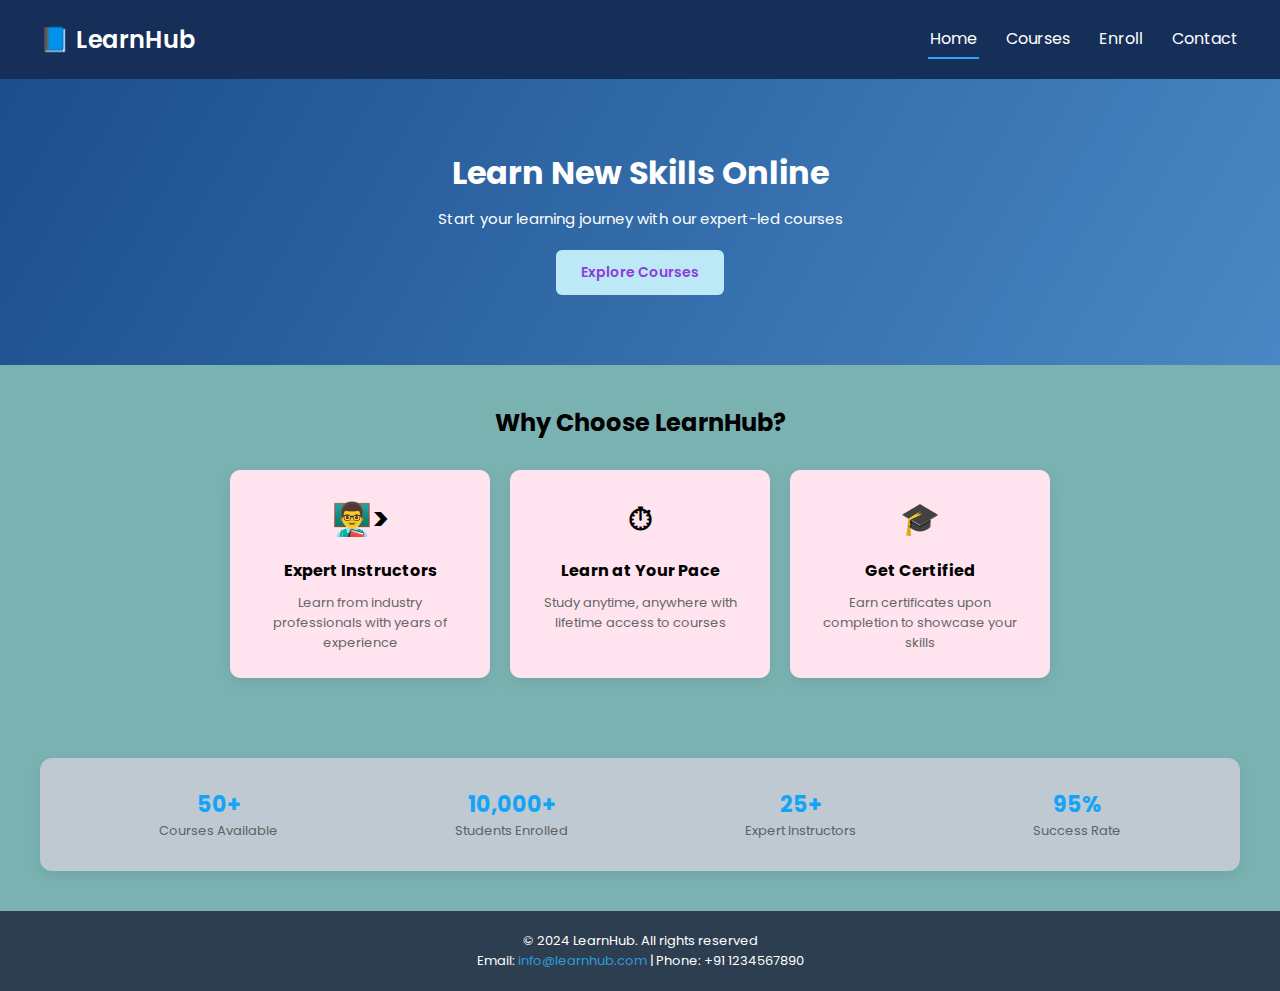
<file: index.html>
<!DOCTYPE html>
<html lang="en">
<head>
    <meta charset="UTF-8">
    <title>LearnHub - Learn New Skills Online</title>
    <meta name="viewport" content="width=device-width, initial-scale=1.0">

    <!-- Google Font -->
    <link href="https://fonts.googleapis.com/css2?family=Poppins:wght@300;400;600&display=swap" rel="stylesheet">

    <style>
        *{
            margin:0;
            padding:0;
            box-sizing:border-box;
            font-family:'Poppins', sans-serif;
        }

        body{
            background:#7AB2B2;
        }

        /* NAVBAR */
        .navbar {
            background:#162f58;
            padding:20px 40px;
            display:flex;
            justify-content:space-between;
            align-items:center;
            color:#fff;
            
        }
        .navbar h2{
            font-weight:600;
        }
        .navbar nav {
            list-style: none;
            display: flex;    
        }

        .navbar nav a {
             color:#fff;
            text-decoration:none;
            margin-left:25px;
            font-weight:400;
             position:relative;
            padding:6px 2px;
            transition:color 0.3s ease;
            
        }
        .navbar nav a:after{
             content:"";
             position:absolute;
             left:0;
             bottom:0;
             width:0%;
             height:2px;
             background:#fff;
             transition:width 0.3s ease;
        }
        .navbar nav a:hover{
        text-decoration:underline;
             color:#eaf6ff;
        }
         .navbar nav  a:hover::after{
             width:100%;
        }
         .navbar nav a.active {
            border-bottom: 2px solid rgb(40, 168, 253);
        }

        /* HERO */
        .hero{
            background:linear-gradient(120deg,#1C4D8D,#4988C4);
            color:#fff;
            padding:70px 0px;
            text-align:center;
            margin:0px;
            border-radius:0px;
        }

        .hero h1{
            font-size:32px;
            margin-bottom:10px;
        }

        .hero p{
            font-size:15px;
            margin-bottom:20px;
        }

        .hero button{
            padding:12px 25px;
            border:none;
            background:#BDE8F5;
            color:#8c3cdb;
            font-size:14px;
            border-radius:6px;
            cursor:pointer;
            font-weight:600;
        }

        /* WHY SECTION */
        .why{
            text-align:center;
            padding:40px 20px;
        }
        .why h2{
            margin-bottom:30px;
        }

        .cards{
            display:flex;
            justify-content:center;
            gap:20px;
            flex-wrap:wrap;
        }

        .card{
            background:#FFE4EF;
            width:260px;
            padding:25px;
            border-radius:10px;
            box-shadow:0 5px 15px rgba(0,0,0,0.08);
        }

        .card h4{
            margin:15px 0 10px;
        }

        .card p{
            font-size:13px;
            color:#666;
        }

        /* STATS */
        .stats{
            background:#BFC9D1;
            margin:40px;
            border-radius:12px;
            padding:30px;
            display:flex;
            justify-content:space-around;
            text-align:center;
            box-shadow:0 5px 15px rgba(0,0,0,0.08);
            flex-wrap:wrap;
        }

        .stat h3{
            color:#13a4f8;
            font-size:22px;
        }

        .stat p{
            font-size:13px;
            color:#616161;
        }

        /* FOOTER */
        footer{
            background:#2c3e50;
            color:#fff;
            text-align:center;
            padding:20px;
            margin-top:40px;
            font-size:13px;
        }

        footer a{
            color:#2d9cdb;
            text-decoration:none;
        }

        @media(max-width:768px){
            .stats{
                gap:20px;
            }
        }
    </style>
</head>
<body>

<!-- NAVBAR -->
 <nav class="navbar">
        <h2>📘 LearnHub</h2>
        <nav>
        <a class="active" href="index.html">Home</a>
        <a href="courses.html">Courses</a>
        <a  href="enroll.html">Enroll</a>
        <a href="contact.html">Contact</a>
    </nav>
    </nav>

<!-- HERO -->
<section class="hero">
    <h1>Learn New Skills Online</h1>
    <p>Start your learning journey with our expert-led courses</p>
    <a href="courses.html"><button>Explore Courses</button></a>
</section>

<!-- WHY CHOOSE -->
<section class="why">
    <h2>Why Choose LearnHub?</h2>
    <div class="cards">
        <div class="card">
            <h1>👨‍🏫></h1>
         <h4>Expert Instructors</h4>
            <p>Learn from industry professionals with years of experience</p>
        </div>
        <div class="card">
          <h1>⏱ </h1>  <h4>Learn at Your Pace</h4>
            <p>Study anytime, anywhere with lifetime access to courses</p>
        </div>
        <div class="card">
          <h1>🎓</h1>  <h4> Get Certified</h4>
            <p>Earn certificates upon completion to showcase your skills</p>
        </div>
    </div>
</section>

<!-- STATS -->
<section class="stats">
    <div class="stat">
        <h3>50+</h3>
        <p>Courses Available</p>
    </div>
    <div class="stat">
        <h3>10,000+</h3>
        <p>Students Enrolled</p>
    </div>
    <div class="stat">
        <h3>25+</h3>
        <p>Expert Instructors</p>
    </div>
    <div class="stat">
        <h3>95%</h3>
        <p>Success Rate</p>
    </div>
</section>

<!-- FOOTER -->
<footer>
    © 2024 LearnHub. All rights reserved <br>
    Email: <a href="mailto:info@learnhub.com">info@learnhub.com</a> | Phone: +91 1234567890
</footer>

</body>
</html>
</file>
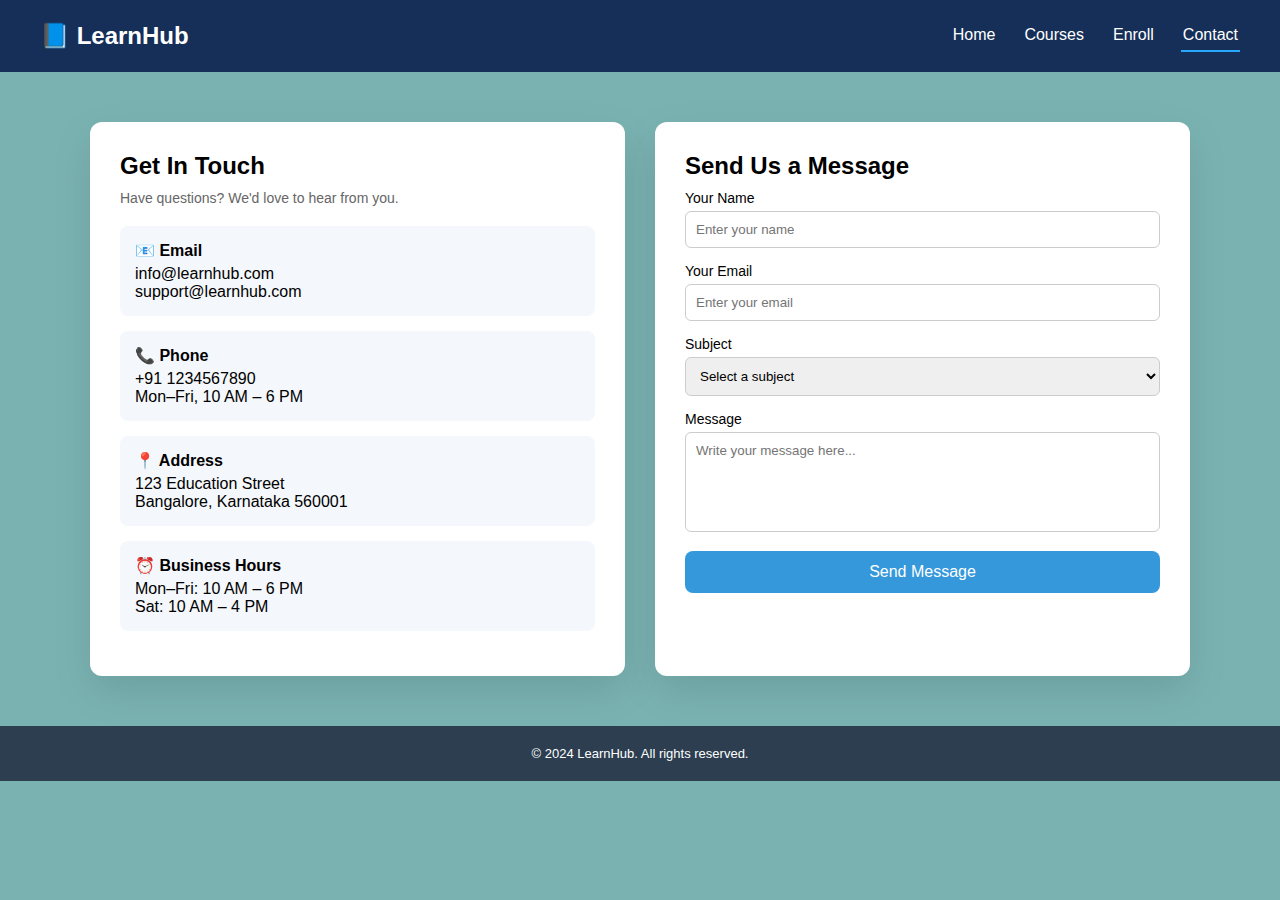
<file: contact.html>
<!DOCTYPE html>
<html lang="en">
<head>
    <meta charset="UTF-8">
    <title>LearnHub | Contact</title>

    <style>
        * {
            margin: 0;
            padding: 0;
            box-sizing: border-box;
            font-family: 'Poppins', sans-serif;
        }

        body {
          
            background:#7AB2B2;

        }

        /* Navbar */
        .navbar {
            background:#162f58;
            padding:20px 40px;
            display:flex;
            justify-content:space-between;
            align-items:center;
            color:#fff;
        }
         .navbar h2{
            font-weight:600;
        }
        .navbar nav {
            list-style: none;
            display: flex;
        }

        .navbar nav a {
             color:#fff;
            text-decoration:none;
            margin-left:25px;
            font-weight:400;
             position:relative;
            padding:6px 2px;
            transition:color 0.3s ease;
        }
        .navbar nav a:after{
             content:"";
             position:absolute;
             left:0;
             bottom:0;
             width:0%;
             height:2px;
             background:#fff;
             transition:width 0.3s ease;
        }
        .navbar nav a:hover{
        text-decoration:underline;
             color:#eaf6ff;
        }
         .navbar nav  a:hover::after{
             width:100%;
        }
        .navbar nav a.active {
            border-bottom: 2px solid rgb(40, 168, 253);
        }

        /* Contact Container */
        .contact-container {
            max-width: 1100px;
            margin: 50px auto;
            display: grid;
            grid-template-columns: 1fr 1fr;
            gap: 30px;
        }

        .card {
            background: white;
            padding: 30px;
            border-radius: 12px;
            box-shadow: 0 15px 40px rgba(0,0,0,0.1);
            transition: 0.4s;
        }

        .card:hover {
            transform: translateY(-5px);
            box-shadow: 0 20px 45px rgba(0,0,0,0.15);
        }

        .card h2 {
            margin-bottom: 10px;
        }

        .card p {
            font-size: 14px;
            color: #666;
            margin-bottom: 20px;
        }

        .info-box {
            background: #f4f7fb;
            padding: 15px;
            border-radius: 8px;
            margin-bottom: 15px;
        }

        .info-box strong {
            display: block;
            margin-bottom: 5px;
        }

        /* Form */
        label {
            font-size: 14px;
            margin-bottom: 5px;
            display: block;
        }

        input, select, textarea {
            width: 100%;
            padding: 10px;
            margin-bottom: 15px;
            border-radius: 6px;
            border: 1px solid #ccc;
            outline: none;
        }

        textarea {
            resize: none;
            height: 100px;
        }

        /* Button */
        button {
            width: 100%;
            padding: 12px;
            background: #3498db;
            color: white;
            border: none;
            border-radius: 8px;
            font-size: 16px;
            cursor: pointer;
            transition: all 0.4s ease;
        }

        /* Button Hover Animation */
        button:hover {
            background: #1d6fa5;
            box-shadow: 0 0 15px rgba(52,152,219,0.8);
            transform: translateY(-2px);
        }

        /* Footer */
      footer{
            background:#2c3e50;
            color:#fff;
            text-align:center;
            padding:20px;
            margin-top:40px;
            font-size:13px;
        }

        @media (max-width: 768px) {
            .contact-container {
                grid-template-columns: 1fr;
            }
        }
    </style>
</head>

<body>

    <!-- Navbar -->
     <nav class="navbar">
        <h2>📘 LearnHub</h2>
        <nav>
        <a href="index.html">Home</a>
        <a href="courses.html">Courses</a>
        <a href="enroll.html">Enroll</a>
        <a class="active" href="contact.html">Contact</a>
        </nav>
    </nav>

    <!-- Contact Section -->
    <section class="contact-container">

        <!-- Get in Touch -->
        <div class="card">
            <h2>Get In Touch</h2>
            <p>Have questions? We'd love to hear from you.</p>

            <div class="info-box">
                <strong>📧 Email</strong>
                info@learnhub.com<br>
                support@learnhub.com
            </div>

            <div class="info-box">
                <strong>📞 Phone</strong>
                +91 1234567890<br>
                Mon–Fri, 10 AM – 6 PM
            </div>

            <div class="info-box">
                <strong>📍 Address</strong>
                123 Education Street<br>
                Bangalore, Karnataka 560001
            </div>

            <div class="info-box">
                <strong>⏰ Business Hours</strong>
                Mon–Fri: 10 AM – 6 PM<br>
                Sat: 10 AM – 4 PM
            </div>
        </div>

        <!-- Contact Form -->
        <div class="card">
            <h2>Send Us a Message</h2>

            <label>Your Name</label>
            <input type="text" placeholder="Enter your name">

            <label>Your Email</label>
            <input type="email" placeholder="Enter your email">

            <label>Subject</label>
            <select>
                <option>Select a subject</option>
                <option>Course Inquiry</option>
                <option>Enrollment Help</option>
                <option>Support</option>
                <option>Feedback</option>
            </select>

            <label>Message</label>
            <textarea placeholder="Write your message here..."></textarea>

            <button>Send Message</button>
        </div>

    </section>

    <!-- Footer -->
    <footer>
        <p>© 2024 LearnHub. All rights reserved.</p>
    </footer>

</body>
</html>
</file>
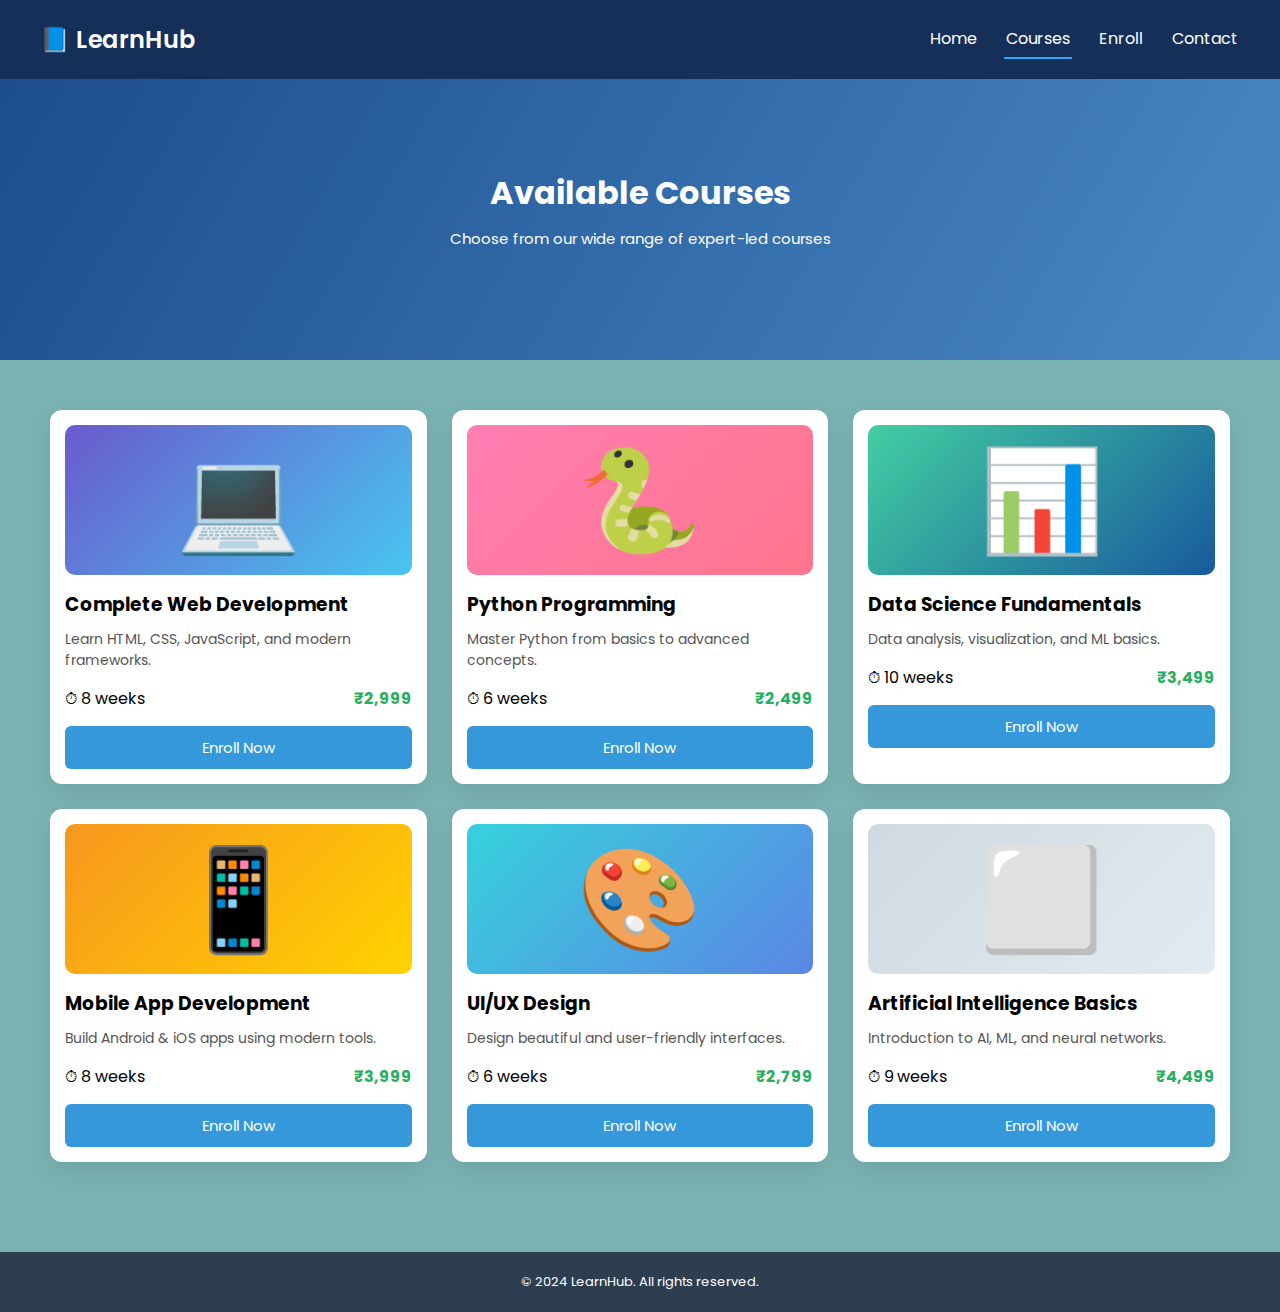
<file: courses.html>
<!DOCTYPE html>
<html lang="en">
<head>
    <meta charset="UTF-8">
    <title>LearnHub | Courses</title>
    <meta name="viewport" content="width=device-width, initial-scale=1.0">
    <link rel="stylesheet" href="">
    <!-- Google Font -->
    <link href="https://fonts.googleapis.com/css2?family=Poppins:wght@300;400;600&display=swap" rel="stylesheet">


    <style>
        * {
            margin: 0;
            padding: 0;
            box-sizing: border-box;
            font-family: 'Poppins', sans-serif;
        }

        body {
            background:#7AB2B2;
        
        }

        /* Navbar */
        .navbar {
            background:#162f58;
            padding:20px 40px;
            display:flex;
            justify-content:space-between;
            align-items:center;
            color:#fff;
            
        }
        .navbar h2{
            font-weight:600;
        }
        .navbar nav {
            list-style: none;
            display: flex;    
        }

        .navbar nav a {
             color:#fff;
            text-decoration:none;
            margin-left:25px;
            font-weight:400;
             position:relative;
            padding:6px 2px;
            transition:color 0.3s ease;
            
        }
        .navbar nav a:after{
             content:"";
             position:absolute;
             left:0;
             bottom:0;
             width:0%;
             height:2px;
             background:#fff;
             transition:width 0.3s ease;
        }
        .navbar nav a:hover{
        text-decoration:underline;
             color:#eaf6ff;
        }
         .navbar nav  a:hover::after{
             width:100%;
        }
         .navbar nav a.active {
            border-bottom: 2px solid rgb(40, 168, 253);
        }

        /* Header */
        .header {
            background:linear-gradient(120deg,#1C4D8D,#4988C4);
             color:#fff;
            padding:90px 30px;
            text-align:center;
            margin:0px;
            border-radius:0px;
           
        }
         .header h1{
             font-size:32px;
            margin-bottom:10px;
        }
         .header p{
            font-size:15px;
            margin-bottom:20px;
        }

        /* Courses Grid */
        .courses {
            padding: 50px;
            display: grid;
            grid-template-columns: repeat(auto-fit, minmax(280px, 1fr));
            gap: 25px;
             flex-wrap:wrap;
        }

        /* Card */
        .card {
            background: white;
            border-radius: 12px;
            padding: 15px;
            box-shadow: 0 10px 25px rgba(0,0,0,0.08);
            transition: all 0.4s ease;
            cursor: pointer;
            overflow: hidden;
        }

        /* Hover Animation */
        .card:hover {
            transform: translateY(-10px) scale(1.02);
            box-shadow: 0 20px 40px rgba(0,0,0,0.15);
        }

        .card-img {
            height: 150px;
            border-radius: 10px;
            margin-bottom: 15px;
            transition: transform 0.4s ease;
        }

        .card:hover .card-img {
            transform: scale(1.1);
        }
    

        /* Gradient Images */
        .web { background: linear-gradient(135deg, #6a5acd, #48c6ef);
                font-size: 100px;}
        .python { background: linear-gradient(135deg, #ff7eb3, #ff758c);
             font-size: 100px; }
        .data { background: linear-gradient(135deg, #43cea2, #185a9d); 
              font-size: 100px;}
        .mobile { background: linear-gradient(135deg, #f7971e, #ffd200); 
             font-size: 100px;}
        .uiux { background: linear-gradient(135deg, #36d1dc, #5b86e5); 
            font-size: 100px;}
        .ai { background: linear-gradient(135deg, #cfd9df, #e2ebf0);
            font-size: 100px; }

        .card h3 {
            margin-bottom: 10px;
        }
       
        .card p {
            font-size: 14px;
            color: #555;
            margin-bottom: 15px;
        }

        .info {
            display: flex;
            justify-content: space-between;
            margin-bottom: 15px;
        }

        .price {
            color: #27ae60;
            font-weight: bold;
        }

        /* Button */
        button {
            width: 100%;
            padding: 10px;
            background: #3498db;
            color: white;
            border: none;
            border-radius: 6px;
            font-size: 15px;
            transition: 0.3s;
        }

        .card:hover button {
            background: #1d6fa5;
            box-shadow: 0 0 10px #3498db;
        }

        /* Footer */
        footer{
            background:#2c3e50;
            color:#fff;
            text-align:center;
            padding:20px;
            margin-top:40px;
            font-size:13px;
        }
         @media(max-width:768px){
            .stats{
                gap:20px;
            }
        }

       
       
    </style>
</head>

<body>

    <!-- Navbar -->
    <nav class="navbar">
        <h2>📘 LearnHub</h2>
        <nav>
        <a href="index.html">Home</a>
        <a class="active" href="courses.html">Courses</a>
        <a href="enroll.html">Enroll</a>
        <a href="contact.html">Contact</a>
    </nav>
    </nav>

    <!-- Header -->
    <section class="header">
        <h1>Available Courses</h1>
        <p>Choose from our wide range of expert-led courses</p>
    </section>

    <!-- Courses -->
    <section class="courses">

        <div class="card">
            <div class="card-img web"><center>💻</center></div>
            <h3>Complete Web Development</h3>
            <p>Learn HTML, CSS, JavaScript, and modern frameworks.</p>
            <div class="info">
                <span>⏱ 8 weeks</span>
                <span class="price">₹2,999</span>
            </div>
            <a href="enroll.html">
            <button>Enroll Now</button></a>
        </div>

        <div class="card">
            <div class="card-img python"><center>🐍
</center></div>
            <h3>Python Programming</h3>
            <p>Master Python from basics to advanced concepts.</p>
            <div class="info">
                <span>⏱ 6 weeks</span>
                <span class="price">₹2,499</span>
            </div>
            <a href=""></a>
            <button>Enroll Now</button>
        </div>

        <div class="card">
            <div class="card-img data"><center>📊</center></div>
            <h3>Data Science Fundamentals</h3>
            <p>Data analysis, visualization, and ML basics.</p>
            <div class="info">
                <span>⏱ 10 weeks</span>
                <span class="price">₹3,499</span>
            </div>
             <a href="enroll.html">
            <button>Enroll Now</button></a>
        </div>

        <div class="card">
            <div class="card-img mobile"><center>📱</center></div>
            <h3>Mobile App Development</h3>
            <p>Build Android & iOS apps using modern tools.</p>
            <div class="info">
                <span>⏱ 8 weeks</span>
                <span class="price">₹3,999</span>
            </div>
             <a href="enroll.html">
            <button>Enroll Now</button></a>
        </div>

        <div class="card">
            <div class="card-img uiux"><center>🎨</center></div>
            <h3>UI/UX Design</h3>
            <p>Design beautiful and user-friendly interfaces.</p>
            <div class="info">
                <span>⏱ 6 weeks</span>
                <span class="price">₹2,799</span>
            </div>
             <a href="enroll.html">
            <button>Enroll Now</button></a>
        </div>

        <div class="card">
            <div class="card-img ai"><center>⬜</center></div>
            <h3>Artificial Intelligence Basics</h3>
            <p>Introduction to AI, ML, and neural networks.</p>
            <div class="info">
                <span>⏱ 9 weeks</span>
                <span class="price">₹4,499</span>
            </div>
             <a href="enroll.html">
            <button>Enroll Now</button></a>
        </div>

    </section>

    <!-- Footer -->
    <footer>
        <p>© 2024 LearnHub. All rights reserved.</p>
    </footer>

</body>
</html>
</file>
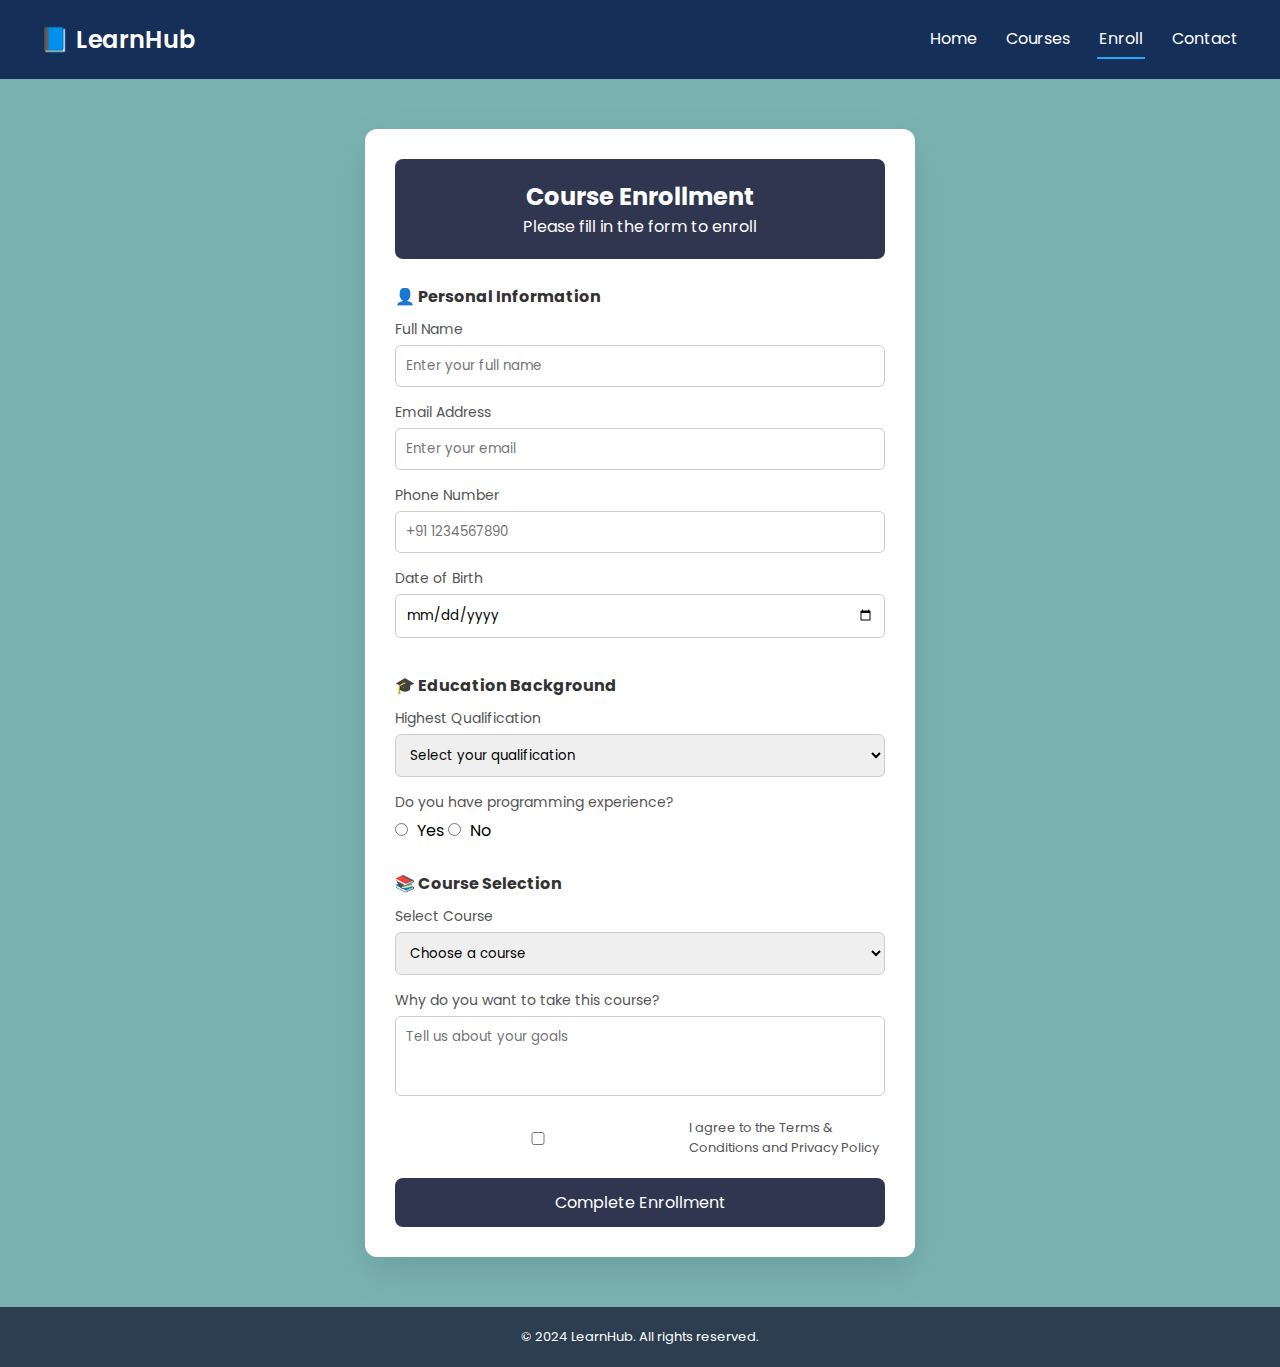
<file: enroll.html>
<!DOCTYPE html>
<html lang="en">
<head>
    <meta charset="UTF-8">
    <title>LearnHub | Enrollment</title>
    <meta name="viewport" content="width=device-width, initial-scale=1.0">

    <!-- Google Font -->
    <link href="https://fonts.googleapis.com/css2?family=Poppins:wght@300;400;600&display=swap" rel="stylesheet">


    <style>
        * {
            margin: 0;
            padding: 0;
            box-sizing: border-box;
            font-family: 'Poppins', sans-serif;
        }

        body {
          
            background:#7AB2B2;

        }

        /* Navbar */
        .navbar {
             background:#162f58;
            padding:20px 40px;
            display:flex;
            justify-content:space-between;
            align-items:center;
            color:#fff;
            
        }
         .navbar h2{
            font-weight:600;
        }
        .navbar nav {
            list-style: none;
            display: flex;
        }

        .navbar nav a {
             color:#fff;
            text-decoration:none;
            margin-left:25px;
            font-weight:400;
             position:relative;
            padding:6px 2px;
            transition:color 0.3s ease;
        }
        .navbar nav a:after{
             content:"";
             position:absolute;
             left:0;
             bottom:0;
             width:0%;
             height:2px;
             background:#fff;
             transition:width 0.3s ease;
        }
        .navbar nav a:hover{
        text-decoration:underline;
             color:#eaf6ff;
        }
         .navbar nav  a:hover::after{
             width:100%;
        }
        .navbar nav a.active {
            border-bottom: 2px solid rgb(40, 168, 253);
        }


        /* Enrollment Container */
        .container {
            max-width: 550px;
            margin: 50px auto;
            background: white;
            padding: 30px;
            border-radius: 12px;
            box-shadow: 0 15px 40px rgba(0,0,0,0.1);
        }

        .title {
            background: #30364F;
            color: white;
            padding: 20px;
            text-align: center;
            border-radius: 8px;
            margin-bottom: 25px;
        }

        h3 {
            margin: 20px 0 10px;
            font-size: 16px;
            color: #333;
        }

        label {
            display: block;
            font-size: 14px;
            margin-bottom: 5px;
            color: #555;
        }

        input, select, textarea {
            width: 100%;
            padding: 10px;
            margin-bottom: 15px;
            border-radius: 6px;
            border: 1px solid #ccc;
            outline: none;
        }

        textarea {
            resize: none;
            height: 80px;
        }

        .radio-group {
            margin-bottom: 15px;
        }

        .radio-group input {
            width: auto;
            margin-right: 5px;
        }

        .checkbox label{
            font-size: 13px;
            margin-bottom:20px;
            display:flex;
            align-items:center;
            gap:8px;
            cursor
        }
        .checkbox input{
            margin:0;
        }
       

        /* Button */
        button {
            width: 100%;
            padding: 12px;
            background: #30364F;
            color: white;
            border: none;
            border-radius: 8px;
            font-size: 16px;
            cursor: pointer;
            transition: all 0.4s ease;
        }

        /* Button Hover Animation */
        button:hover {
            background:#30364F;
            box-shadow: 0 0 15px rgba(52,152,219,0.8);
            transform: translateY(-2px);
        }

        /* Footer */
       footer{
            background:#2c3e50;
            color:#fff;
            text-align:center;
            padding:20px;
            margin-top:40px;
            font-size:13px;
        }
        
    </style>
</head>

<body>

    <!-- Navbar -->
   <nav class="navbar">
        <h2>📘 LearnHub</h2>
        <nav>
        <a href="index.html">Home</a>
        <a href="courses.html">Courses</a>
        <a class="active" href="enroll.html">Enroll</a>
        <a href="contact.html">Contact</a>
    </nav>
    </nav>

    <!-- Enrollment Form -->
    <div class="container">

        <div class="title">
            <h2>Course Enrollment</h2>
            <p>Please fill in the form to enroll</p>
        </div>

        <h3>👤 Personal Information</h3>

        <label>Full Name</label>
        <input type="text" placeholder="Enter your full name">

        <label>Email Address</label>
        <input type="email" placeholder="Enter your email">

        <label>Phone Number</label>
        <input type="tel" placeholder="+91 1234567890">

        <label>Date of Birth</label>
        <input type="date">

        <h3>🎓 Education Background</h3>

        <label>Highest Qualification</label>
        <select>
            <option>Select your qualification</option>
            <option>High School</option>
            <option>Diploma</option>
            <option>Bachelor's Degree</option>
            <option>Master's Degree</option>
        </select>

        <label>Do you have programming experience?</label>
        <div class="radio-group">
            <input type="radio" name="exp"> Yes
            <input type="radio" name="exp"> No
        </div>

        <h3>📚 Course Selection</h3>

        <label>Select Course</label>
        <select>
            <option>Choose a course</option>
            <option>Web Development</option>
            <option>Python Programming</option>
            <option>Data Science</option>
            <option>UI/UX Design</option>
            <option>Artificial Intelligence</option>
        </select>

        <label>Why do you want to take this course?</label>
        <textarea placeholder="Tell us about your goals"></textarea>

        <div class="checkbox">
            <label>
            <input type="checkbox" required> I agree to the Terms & Conditions and Privacy Policy
       </label> </div>

        <button>Complete Enrollment</button>
    </div>

    <!-- Footer -->
    <footer>
        <p>© 2024 LearnHub. All rights reserved.</p>
    </footer>

</body>
</html>
</file>
